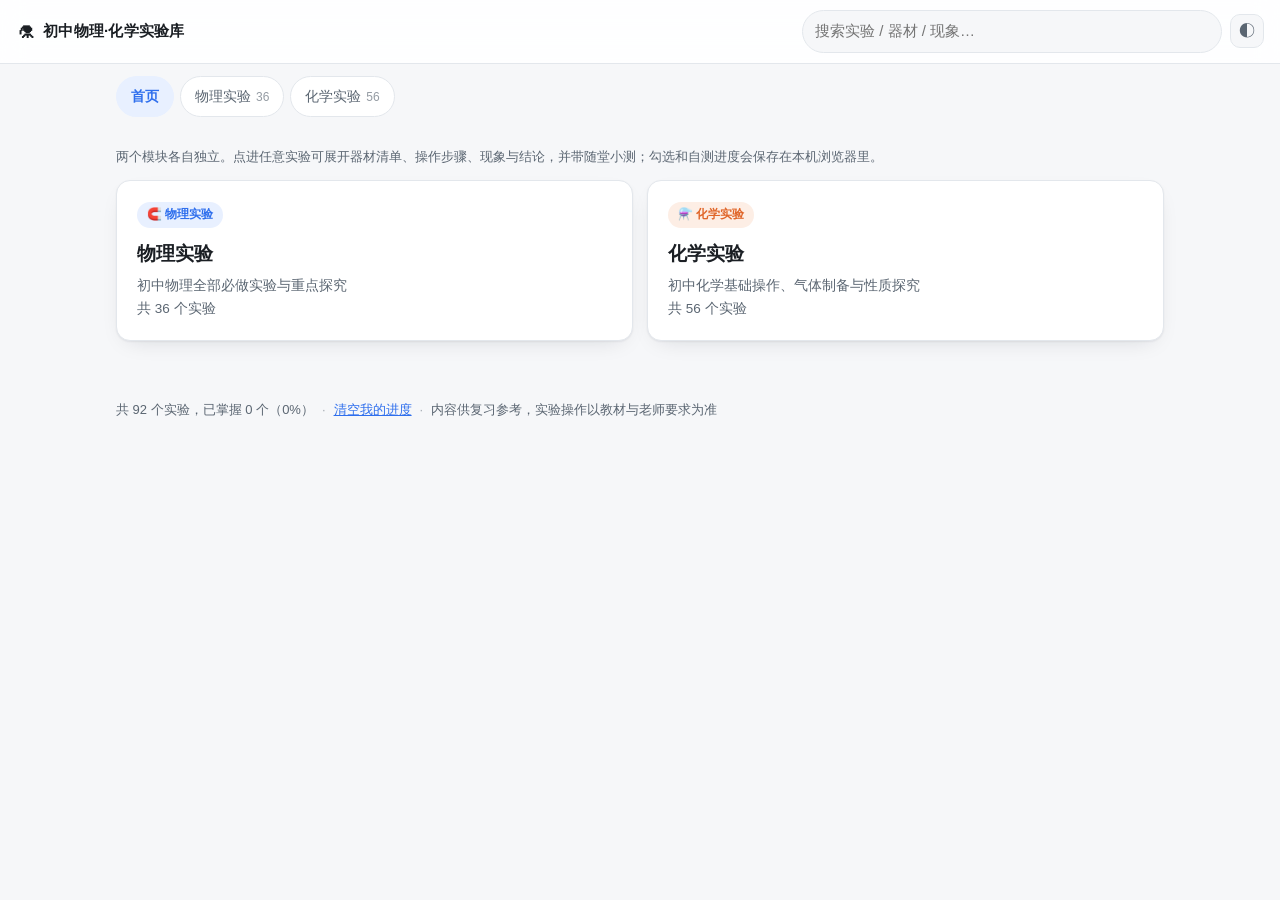
<file: index.html>
<!DOCTYPE html>
<html lang="zh-CN">
<head>
<meta charset="utf-8">
<meta name="viewport" content="width=device-width, initial-scale=1">
<title>初中物理·化学实验库</title>
<meta name="description" content="初中物理与化学全部实验：器材、步骤、现象、结论，可勾选、可搜索、可自测。">
<link rel="icon" href="favicon.svg" type="image/svg+xml">
<link rel="stylesheet" href="styles.css">
</head>
<body>
<header class="topbar">
  <a class="brand" href="#/">
    <span class="brand-mark">⚗</span>
    <span>初中物理·化学实验库</span>
  </a>
  <div class="topbar-tools">
    <input id="search" type="search" placeholder="搜索实验 / 器材 / 现象…" autocomplete="off">
    <button id="theme" class="icon-btn" title="切换深色/浅色" aria-label="切换主题">◐</button>
  </div>
</header>

<nav class="tabs" id="tabs"></nav>

<main id="view" class="view"><div class="empty">加载中…</div></main>

<footer class="foot">
  <span id="stats"></span>
  <span class="sep">·</span>
  <button id="reset" class="link-btn">清空我的进度</button>
  <span class="sep">·</span>
  <span>内容供复习参考，实验操作以教材与老师要求为准</span>
</footer>

<script src="data/physics.js"></script>
<script src="data/chemistry.js"></script>
<script src="app.js"></script>
</body>
</html>
</file>
<file: styles.css>
:root{
  --bg:#f6f7f9; --card:#fff; --ink:#1b1f24; --dim:#5b6672; --line:#e3e7ec;
  --accent:#2f6fed; --accent-soft:#e8f0ff;
  --phy:#2f6fed; --phy-soft:#e8f0ff;
  --chem:#e0662a; --chem-soft:#fdeee5;
  --ok:#1a9e5f; --warn:#b8860b; --danger:#d94848;
  --radius:14px; --shadow:0 1px 2px rgba(16,24,40,.06),0 8px 24px -12px rgba(16,24,40,.18);
}
html[data-theme="dark"]{
  --bg:#12151a; --card:#1a1f26; --ink:#e8edf3; --dim:#9aa7b4; --line:#2a323c;
  --accent:#6f9dff; --accent-soft:#1d2839;
  --phy:#6f9dff; --phy-soft:#1d2839;
  --chem:#ff9a5c; --chem-soft:#33231a;
  --shadow:0 1px 2px rgba(0,0,0,.4),0 10px 30px -14px rgba(0,0,0,.7);
}
*{box-sizing:border-box}
html,body{margin:0;padding:0}
body{
  background:var(--bg); color:var(--ink);
  font:15px/1.65 -apple-system,BlinkMacSystemFont,"Segoe UI","PingFang SC","Microsoft YaHei",sans-serif;
  -webkit-font-smoothing:antialiased;
}
a{color:inherit;text-decoration:none}

/* ---------- top bar ---------- */
.topbar{
  position:sticky; top:0; z-index:30;
  display:flex; align-items:center; gap:12px;
  padding:10px 16px; background:color-mix(in srgb,var(--card) 88%,transparent);
  backdrop-filter:saturate(180%) blur(12px); border-bottom:1px solid var(--line);
}
.brand{display:flex;align-items:center;gap:8px;font-weight:650;letter-spacing:.2px;white-space:nowrap}
.brand-mark{font-size:19px}
.topbar-tools{margin-left:auto;display:flex;align-items:center;gap:8px;flex:1;justify-content:flex-end}
#search{
  width:min(420px,52vw); padding:8px 12px; font:inherit; color:inherit;
  background:var(--bg); border:1px solid var(--line); border-radius:999px; outline:none;
}
#search:focus{border-color:var(--accent);box-shadow:0 0 0 3px var(--accent-soft)}
.icon-btn{
  width:34px;height:34px;display:grid;place-items:center;font-size:16px;cursor:pointer;
  color:var(--dim);background:var(--bg);border:1px solid var(--line);border-radius:10px;
}
.icon-btn:hover{color:var(--ink)}

/* ---------- tabs ---------- */
.tabs{
  display:flex; gap:6px; padding:12px 16px 0; overflow-x:auto;
  scrollbar-width:none; max-width:1080px; margin:0 auto;
}
.tabs::-webkit-scrollbar{display:none}
.tab{
  padding:8px 14px; border-radius:999px; white-space:nowrap; cursor:pointer;
  border:1px solid var(--line); background:var(--card); color:var(--dim); font-size:14px;
}
.tab:hover{color:var(--ink)}
.tab[aria-current="true"]{
  background:var(--tab-soft,var(--accent-soft)); color:var(--tab-ink,var(--accent));
  border-color:transparent; font-weight:600;
}
.tab .n{opacity:.65;font-size:12px;margin-left:5px}

/* ---------- view ---------- */
.view{max-width:1080px;margin:0 auto;padding:16px 16px 40px}
.empty{padding:40px 0;text-align:center;color:var(--dim)}
.mods{display:grid;grid-template-columns:repeat(auto-fit,minmax(260px,1fr));gap:14px;margin-top:8px}
.mod{
  display:block;padding:20px;border-radius:var(--radius);background:var(--card);
  border:1px solid var(--line); box-shadow:var(--shadow); transition:transform .15s ease;
}
.mod:hover{transform:translateY(-2px)}
.mod h2{margin:0 0 6px;font-size:19px}
.mod p{margin:0;color:var(--dim);font-size:13.5px}
.mod .badge{display:inline-block;margin-bottom:10px;padding:3px 10px;border-radius:999px;font-size:12px;font-weight:600}
.mod-phy .badge{background:var(--phy-soft);color:var(--phy)}
.mod-chem .badge{background:var(--chem-soft);color:var(--chem)}

.lesson{margin:22px 0 8px;font-size:15px;font-weight:650;color:var(--dim);
  display:flex;align-items:center;gap:10px}
.lesson::after{content:"";flex:1;height:1px;background:var(--line)}

/* ---------- experiment card ---------- */
.exp{background:var(--card);border:1px solid var(--line);border-radius:var(--radius);
  box-shadow:var(--shadow);margin:10px 0;overflow:hidden}
.exp>summary{
  list-style:none;cursor:pointer;padding:14px 16px;display:flex;align-items:center;gap:10px;
}
.exp>summary::-webkit-details-marker{display:none}
.exp>summary::before{content:"▸";color:var(--dim);transition:transform .15s ease;flex:none}
.exp[open]>summary::before{transform:rotate(90deg)}
.exp .title{font-weight:600}
.exp .tag{margin-left:auto;flex:none;font-size:12px;color:var(--dim);border:1px solid var(--line);
  padding:2px 8px;border-radius:999px}
.exp .body{padding:0 16px 16px;border-top:1px solid var(--line)}
.exp.done{border-color:color-mix(in srgb,var(--ok) 45%,var(--line))}
.exp.done .title::after{content:" ✓";color:var(--ok);font-weight:700}

.sec{margin-top:14px}
.sec>h4{margin:0 0 6px;font-size:13px;letter-spacing:.4px;color:var(--dim);text-transform:uppercase}
.purpose{color:var(--ink)}
ul.clean{margin:6px 0 0;padding-left:20px}
ul.clean li{margin:3px 0}
.hint{color:var(--dim);font-size:13px}

table.tbl{border-collapse:collapse;width:100%;margin-top:6px;font-size:14px}
table.tbl th,table.tbl td{border:1px solid var(--line);padding:7px 9px;text-align:left;vertical-align:top}
table.tbl th{background:var(--bg);font-weight:600}

.steps{counter-reset:s;list-style:none;margin:6px 0 0;padding:0}
.steps li{position:relative;padding:6px 0 6px 34px;counter-increment:s}
.steps li::before{
  content:counter(s);position:absolute;left:0;top:6px;width:22px;height:22px;border-radius:50%;
  display:grid;place-items:center;font-size:12px;font-weight:700;
  background:var(--accent-soft);color:var(--accent);
}
.check{display:flex;gap:9px;align-items:flex-start;cursor:pointer}
.check input{margin:4px 0 0;flex:none;width:15px;height:15px;accent-color:var(--accent)}
.check.on>span{color:var(--dim);text-decoration:line-through}
.mats{display:flex;flex-wrap:wrap;gap:6px;margin-top:6px;padding:0;list-style:none}
.mats li{background:var(--bg);border:1px solid var(--line);border-radius:8px;padding:4px 9px;font-size:13.5px}
.mats li.on{opacity:.5;text-decoration:line-through}

.callout{border-left:3px solid var(--warn);background:color-mix(in srgb,var(--warn) 8%,transparent);
  padding:8px 12px;border-radius:0 8px 8px 0;margin-top:8px;font-size:14px}
.callout.danger{border-color:var(--danger);background:color-mix(in srgb,var(--danger) 8%,transparent)}
.callout.ok{border-color:var(--ok);background:color-mix(in srgb,var(--ok) 8%,transparent)}

/* ---------- quiz ---------- */
.quiz{margin-top:16px;border-top:1px dashed var(--line);padding-top:12px}
.q{margin:10px 0}
.q .stem{font-weight:600;margin-bottom:6px}
.opt{display:block;margin:5px 0;padding:7px 11px;border:1px solid var(--line);border-radius:9px;cursor:pointer}
.opt:hover{background:var(--bg)}
.opt.right{border-color:var(--ok);background:color-mix(in srgb,var(--ok) 10%,transparent)}
.opt.wrong{border-color:var(--danger);background:color-mix(in srgb,var(--danger) 10%,transparent)}
.opt input{margin-right:7px}
.q .why{color:var(--dim);font-size:13.5px;margin-top:5px;display:none}
.q.answered .why{display:block}

.foot{max-width:1080px;margin:0 auto;padding:18px 16px 40px;color:var(--dim);font-size:13px;
  display:flex;flex-wrap:wrap;gap:8px;align-items:center}
.link-btn{background:none;border:none;color:var(--accent);cursor:pointer;font:inherit;padding:0;text-decoration:underline}
.sep{opacity:.5}

@media (max-width:640px){
  .brand span:last-child{display:none}
  #search{width:100%}
  .exp .tag{display:none}
}
@media print{
  .topbar,.tabs,.foot,.quiz{display:none}
  .exp{border:none;box-shadow:none;page-break-inside:avoid}
  .exp .body{display:block!important}
}
</file>
